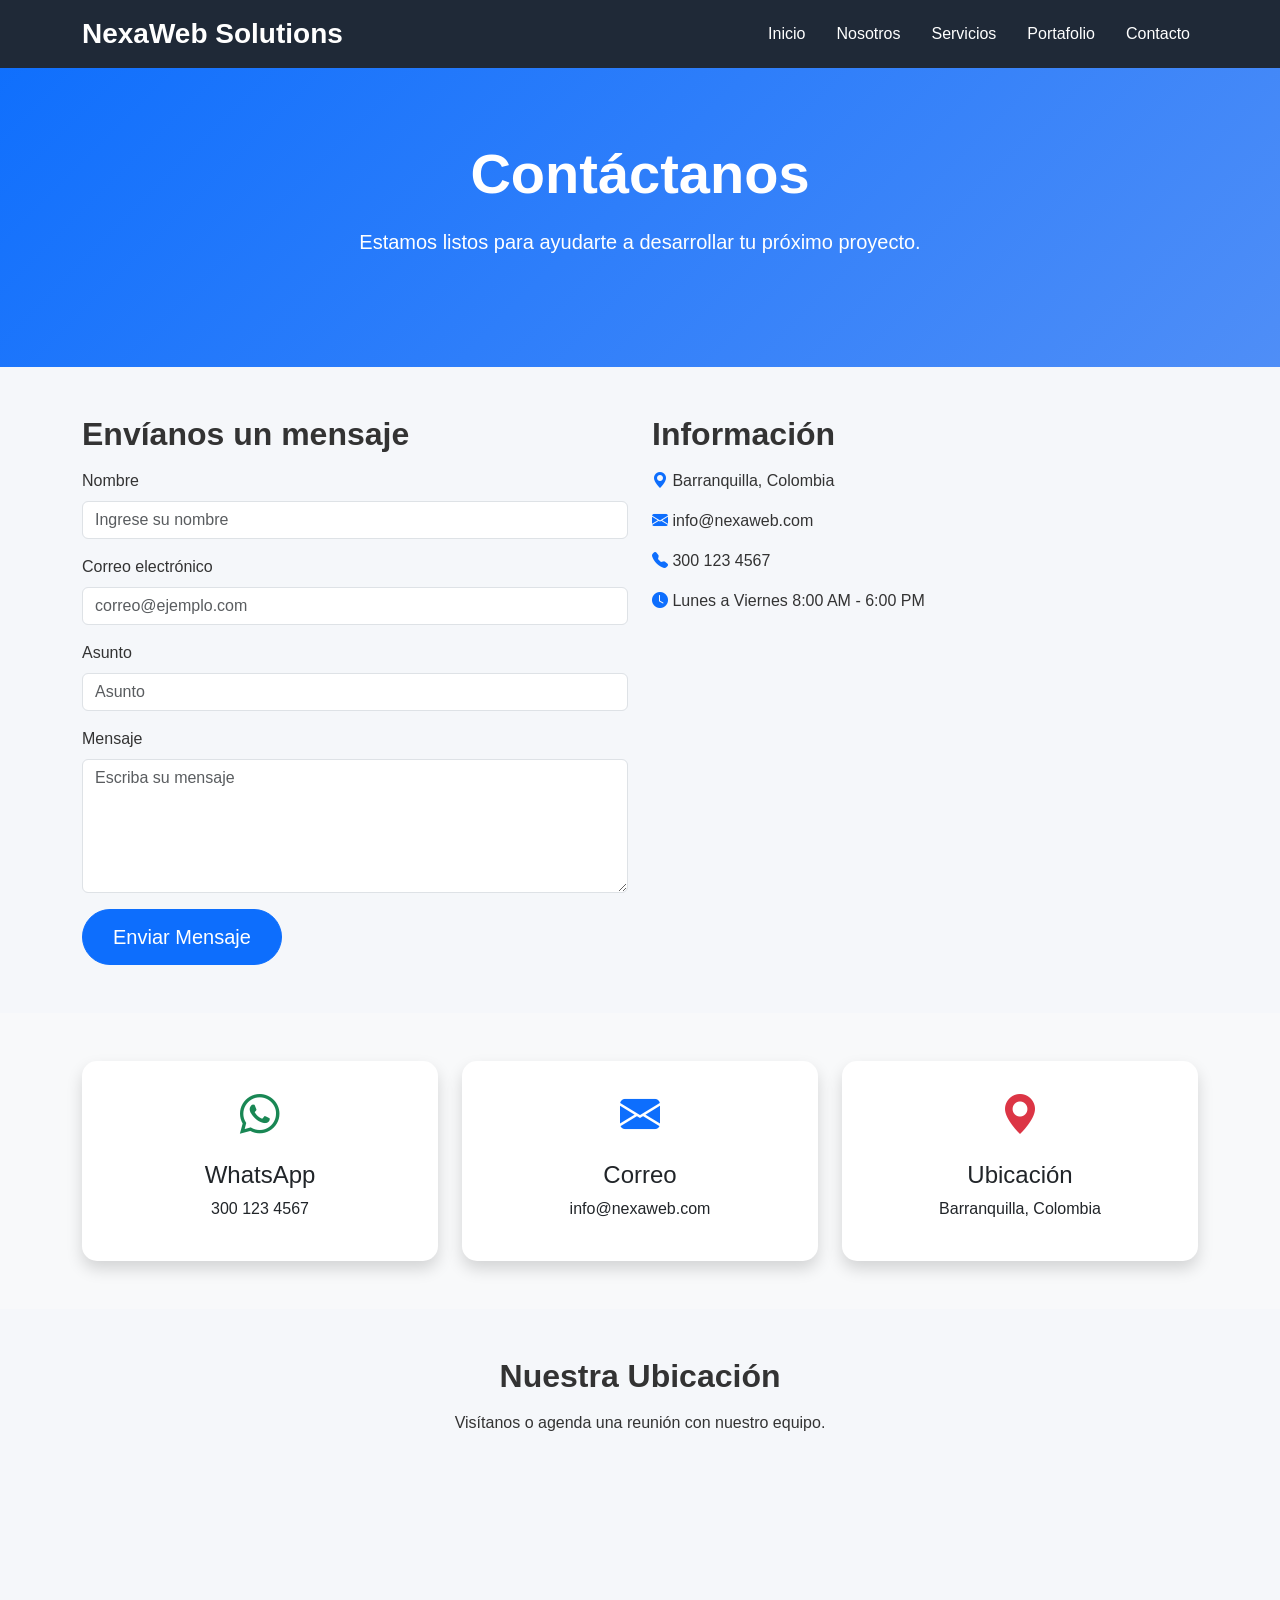
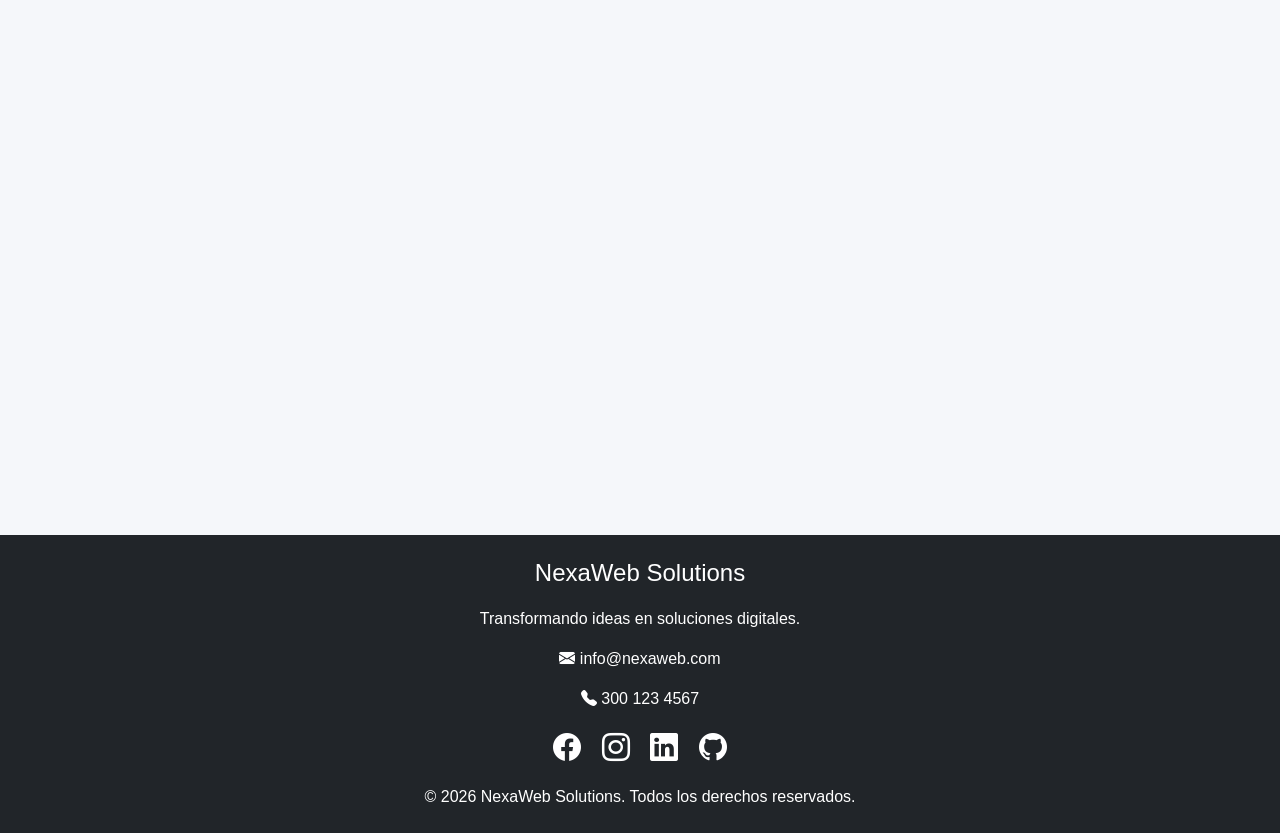
<file: contacto.html>
<!DOCTYPE html>
<html lang="es">

<head>

<meta charset="UTF-8">

<meta name="viewport" content="width=device-width, initial-scale=1.0">

<title>Contacto | NexaWeb Solutions</title>

<link href="https://cdn.jsdelivr.net/npm/bootstrap@5.3.3/dist/css/bootstrap.min.css" rel="stylesheet">

<link rel="stylesheet" href="https://cdn.jsdelivr.net/npm/bootstrap-icons@1.11.3/font/bootstrap-icons.min.css">

<link rel="stylesheet" href="css/estilos.css">

</head>

<body>

<nav class="navbar navbar-expand-lg navbar-dark bg-dark fixed-top">

<div class="container">

<a class="navbar-brand fw-bold" href="index.html">NexaWeb Solutions</a>

<button class="navbar-toggler" type="button" data-bs-toggle="collapse" data-bs-target="#menu">

<span class="navbar-toggler-icon"></span>

</button>

<div class="collapse navbar-collapse" id="menu">

<ul class="navbar-nav ms-auto">

<li class="nav-item">
<a class="nav-link" href="index.html">Inicio</a>
</li>

<li class="nav-item">
<a class="nav-link" href="nosotros.html">Nosotros</a>
</li>

<li class="nav-item">
<a class="nav-link" href="servicios.html">Servicios</a>
</li>

<li class="nav-item">
<a class="nav-link" href="portafolio.html">Portafolio</a>
</li>

<li class="nav-item">
<a class="nav-link active" href="#">Contacto</a>
</li>

</ul>

</div>

</div>

</nav>

<section class="hero">

<div class="container text-center">

<h1 class="display-4 fw-bold">

Contáctanos

</h1>

<p class="lead">

Estamos listos para ayudarte a desarrollar tu próximo proyecto.

</p>

</div>

</section>

<section class="container py-5">

<div class="row">

<div class="col-lg-6">

<h2>Envíanos un mensaje</h2>

<form>

<div class="mb-3">

<label class="form-label">Nombre</label>

<input type="text" class="form-control" placeholder="Ingrese su nombre">

</div>

<div class="mb-3">

<label class="form-label">Correo electrónico</label>

<input type="email" class="form-control" placeholder="correo@ejemplo.com">

</div>

<div class="mb-3">

<label class="form-label">Asunto</label>

<input type="text" class="form-control" placeholder="Asunto">

</div>

<div class="mb-3">

<label class="form-label">Mensaje</label>

<textarea class="form-control" rows="5" placeholder="Escriba su mensaje"></textarea>

</div>

<button class="btn btn-primary btn-lg">

Enviar Mensaje

</button>

</form>

</div>

<div class="col-lg-6">

<h2>Información</h2>

<p>

<i class="bi bi-geo-alt-fill text-primary"></i>

Barranquilla, Colombia

</p>

<p>

<i class="bi bi-envelope-fill text-primary"></i>

info@nexaweb.com

</p>

<p>

<i class="bi bi-telephone-fill text-primary"></i>

300 123 4567

</p>

<p>

<i class="bi bi-clock-fill text-primary"></i>

Lunes a Viernes

8:00 AM - 6:00 PM

</p>

</div>

</div>

</section>

<section class="bg-light py-5">

<div class="container">

<div class="row text-center">

<div class="col-md-4">

<div class="card shadow h-100 p-4">

<i class="bi bi-whatsapp text-success fs-1"></i>

<h4 class="mt-3">WhatsApp</h4>

<p>300 123 4567</p>

</div>

</div>

<div class="col-md-4">

<div class="card shadow h-100 p-4">

<i class="bi bi-envelope-fill text-primary fs-1"></i>

<h4 class="mt-3">Correo</h4>

<p>info@nexaweb.com</p>

</div>

</div>

<div class="col-md-4">

<div class="card shadow h-100 p-4">

<i class="bi bi-geo-alt-fill text-danger fs-1"></i>

<h4 class="mt-3">Ubicación</h4>

<p>Barranquilla, Colombia</p>

</div>

</div>

</div>

</div>

</section>

<section class="container py-5">

<div class="text-center mb-4">

<h2>Nuestra Ubicación</h2>

<p>Visítanos o agenda una reunión con nuestro equipo.</p>

</div>

<div class="ratio ratio-16x9">

<iframe src="https://www.google.com/maps?q=Barranquilla,+Colombia&output=embed"
style="border:0;"
allowfullscreen=""
loading="lazy">
</iframe>

</div>

</section>

<footer class="bg-dark text-white text-center py-4">

<div class="container">

<h4>NexaWeb Solutions</h4>

<p>Transformando ideas en soluciones digitales.</p>

<p>

<i class="bi bi-envelope-fill"></i>

info@nexaweb.com

</p>

<p>

<i class="bi bi-telephone-fill"></i>

300 123 4567

</p>

<div class="mb-3">

<i class="bi bi-facebook fs-3 me-3"></i>

<i class="bi bi-instagram fs-3 me-3"></i>

<i class="bi bi-linkedin fs-3 me-3"></i>

<i class="bi bi-github fs-3"></i>

</div>

<p class="mb-0">

© 2026 NexaWeb Solutions. Todos los derechos reservados.

</p>

</div>

</footer>

<script src="https://cdn.jsdelivr.net/npm/bootstrap@5.3.3/dist/js/bootstrap.bundle.min.js"></script>

<script src="js/script.js"></script>

</body>

</html>
</file>
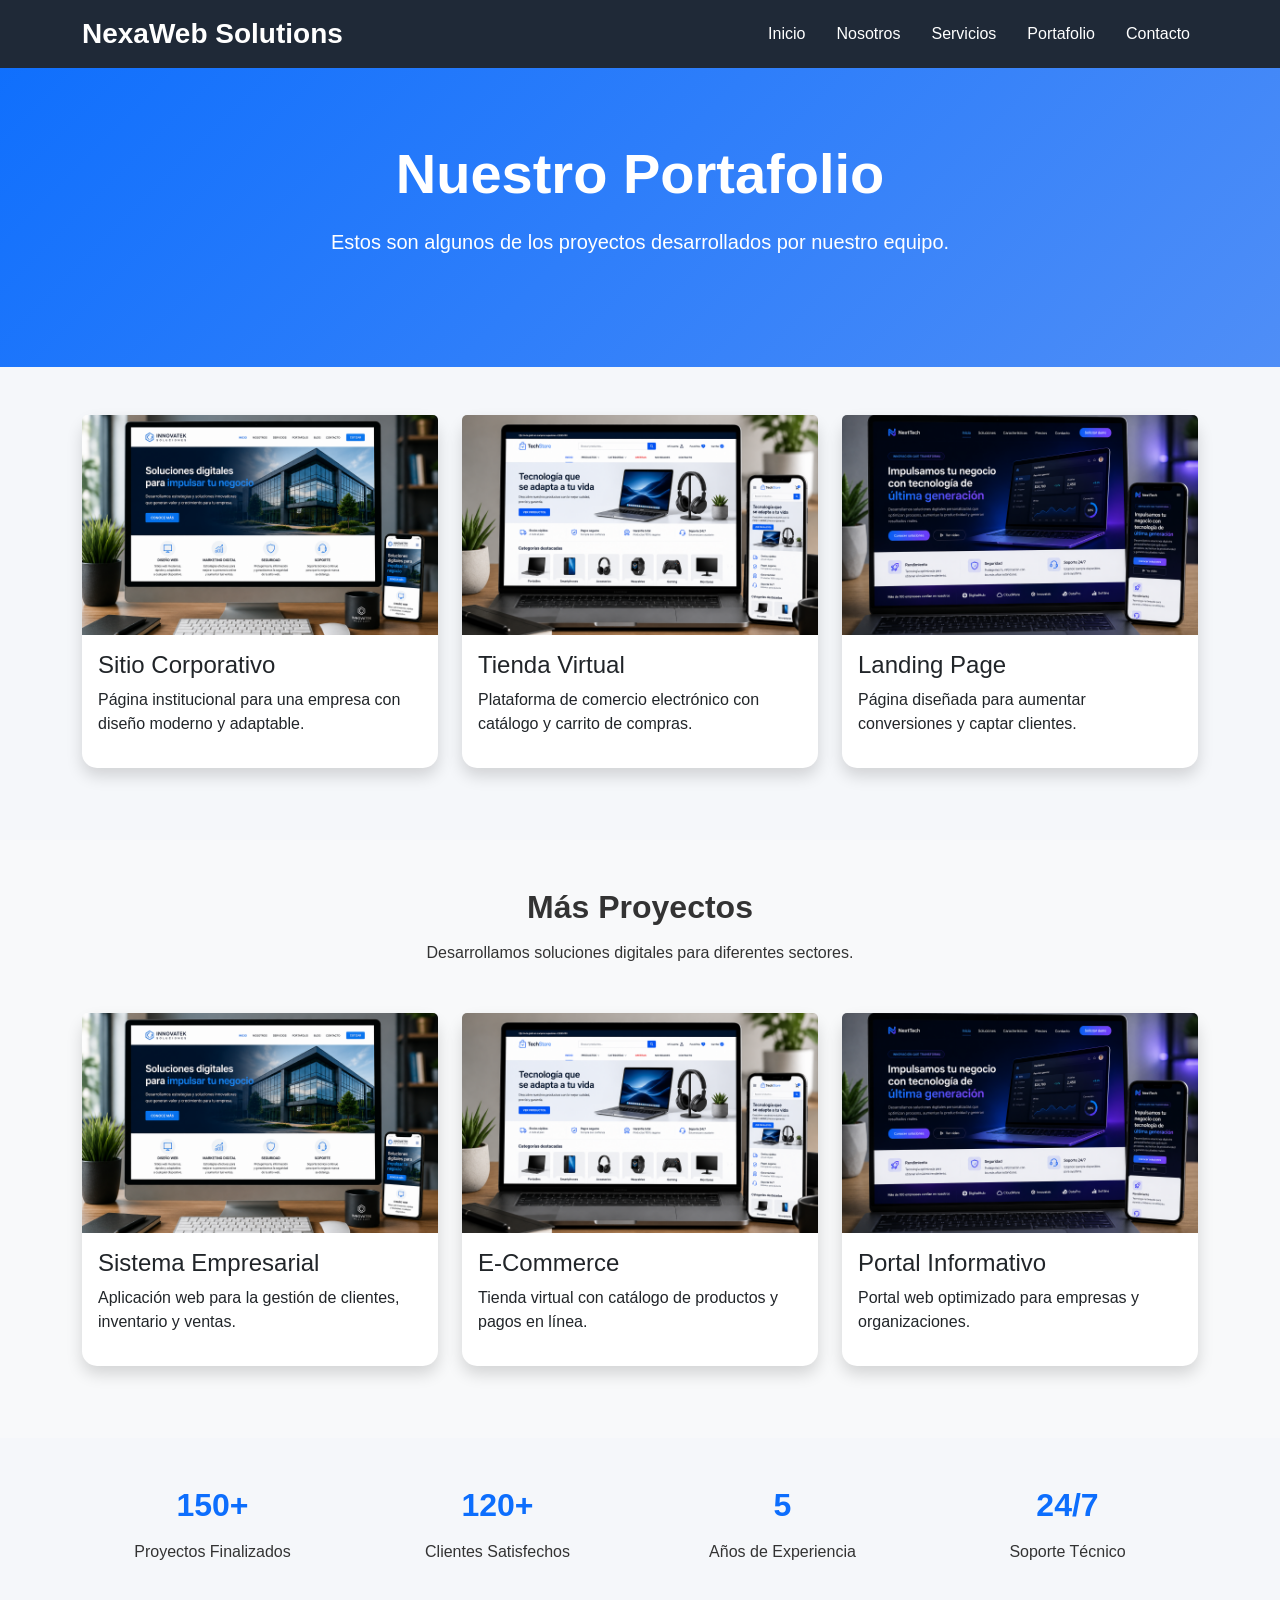
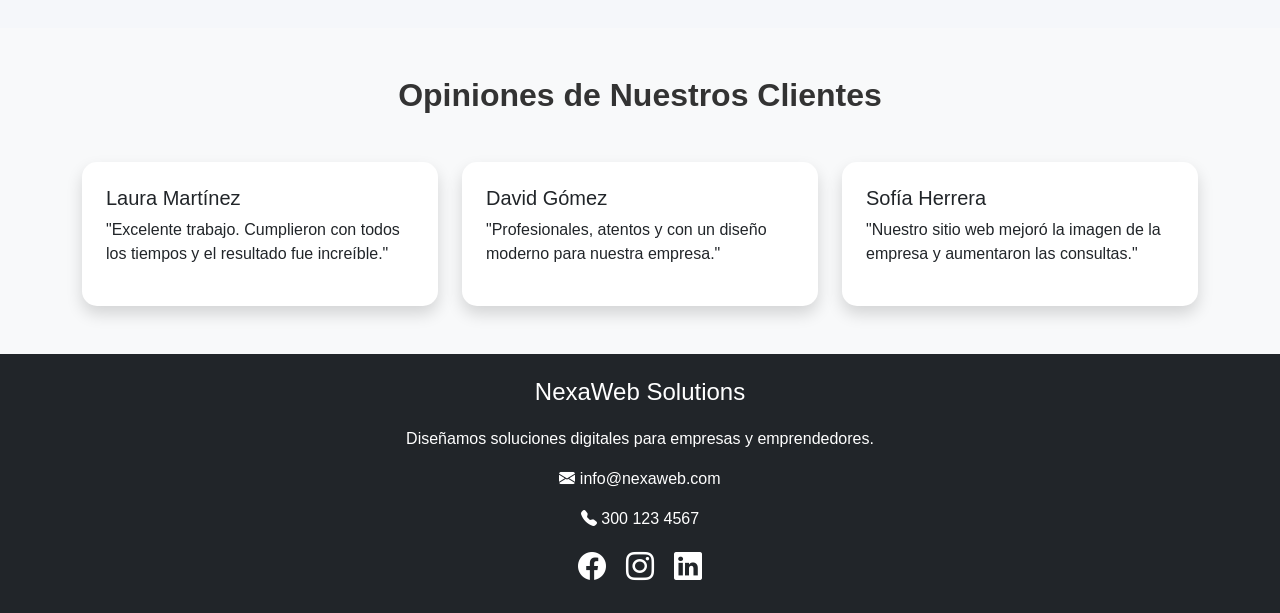
<file: portafolio.html>
<!DOCTYPE html>
<html lang="es">

<head>

<meta charset="UTF-8">

<meta name="viewport" content="width=device-width, initial-scale=1.0">

<title>Portafolio | NexaWeb Solutions</title>

<link href="https://cdn.jsdelivr.net/npm/bootstrap@5.3.3/dist/css/bootstrap.min.css" rel="stylesheet">

<link rel="stylesheet" href="https://cdn.jsdelivr.net/npm/bootstrap-icons@1.11.3/font/bootstrap-icons.min.css">

<link rel="stylesheet" href="css/estilos.css">

</head>

<body>

<nav class="navbar navbar-expand-lg navbar-dark bg-dark fixed-top">

<div class="container">

<a class="navbar-brand fw-bold" href="index.html">NexaWeb Solutions</a>

<button class="navbar-toggler" type="button" data-bs-toggle="collapse" data-bs-target="#menu">

<span class="navbar-toggler-icon"></span>

</button>

<div class="collapse navbar-collapse" id="menu">

<ul class="navbar-nav ms-auto">

<li class="nav-item">
<a class="nav-link" href="index.html">Inicio</a>
</li>

<li class="nav-item">
<a class="nav-link" href="nosotros.html">Nosotros</a>
</li>

<li class="nav-item">
<a class="nav-link" href="servicios.html">Servicios</a>
</li>

<li class="nav-item">
<a class="nav-link active" href="#">Portafolio</a>
</li>

<li class="nav-item">
<a class="nav-link" href="contacto.html">Contacto</a>
</li>

</ul>

</div>

</div>

</nav>

<section class="hero">

<div class="container text-center">

<h1 class="display-4 fw-bold">

Nuestro Portafolio

</h1>

<p class="lead">

Estos son algunos de los proyectos desarrollados por nuestro equipo.

</p>

</div>

</section>

<section class="container py-5">

<div class="row">

<div class="col-lg-4 col-md-6 mb-4">

<div class="card shadow h-100">

<img src="img/proyecto1.jpg" class="card-img-top" alt="Proyecto 1">

<div class="card-body">

<h4>Sitio Corporativo</h4>

<p>

Página institucional para una empresa con diseño moderno y adaptable.

</p>

</div>

</div>

</div>

<div class="col-lg-4 col-md-6 mb-4">

<div class="card shadow h-100">

<img src="img/proyecto2.jpg" class="card-img-top" alt="Proyecto 2">

<div class="card-body">

<h4>Tienda Virtual</h4>

<p>

Plataforma de comercio electrónico con catálogo y carrito de compras.

</p>

</div>

</div>

</div>

<div class="col-lg-4 col-md-6 mb-4">

<div class="card shadow h-100">

<img src="img/proyecto3.jpg" class="card-img-top" alt="Proyecto 3">

<div class="card-body">

<h4>Landing Page</h4>

<p>

Página diseñada para aumentar conversiones y captar clientes.

</p>

</div>

</div>

</div>

</div>

</section>

<section class="bg-light py-5">

<div class="container">

<div class="text-center mb-5">

<h2>Más Proyectos</h2>

<p>Desarrollamos soluciones digitales para diferentes sectores.</p>

</div>

<div class="row">

<div class="col-lg-4 col-md-6 mb-4">

<div class="card shadow h-100">

<img src="img/proyecto1.jpg" class="card-img-top" alt="Sistema Web">

<div class="card-body">

<h4>Sistema Empresarial</h4>

<p>

Aplicación web para la gestión de clientes, inventario y ventas.

</p>

</div>

</div>

</div>

<div class="col-lg-4 col-md-6 mb-4">

<div class="card shadow h-100">

<img src="img/proyecto2.jpg" class="card-img-top" alt="Ecommerce">

<div class="card-body">

<h4>E-Commerce</h4>

<p>

Tienda virtual con catálogo de productos y pagos en línea.

</p>

</div>

</div>

</div>

<div class="col-lg-4 col-md-6 mb-4">

<div class="card shadow h-100">

<img src="img/proyecto3.jpg" class="card-img-top" alt="Landing">

<div class="card-body">

<h4>Portal Informativo</h4>

<p>

Portal web optimizado para empresas y organizaciones.

</p>

</div>

</div>

</div>

</div>

</div>

</section>

<section class="container py-5">

<div class="row text-center">

<div class="col-md-3">

<h2 class="text-primary">150+</h2>

<p>Proyectos Finalizados</p>

</div>

<div class="col-md-3">

<h2 class="text-primary">120+</h2>

<p>Clientes Satisfechos</p>

</div>

<div class="col-md-3">

<h2 class="text-primary">5</h2>

<p>Años de Experiencia</p>

</div>

<div class="col-md-3">

<h2 class="text-primary">24/7</h2>

<p>Soporte Técnico</p>

</div>

</div>

</section>

<section class="bg-light py-5">

<div class="container">

<div class="text-center mb-5">

<h2>Opiniones de Nuestros Clientes</h2>

</div>

<div class="row">

<div class="col-md-4">

<div class="card shadow p-4">

<h5>Laura Martínez</h5>

<p>

"Excelente trabajo. Cumplieron con todos los tiempos y el resultado fue increíble."

</p>

</div>

</div>

<div class="col-md-4">

<div class="card shadow p-4">

<h5>David Gómez</h5>

<p>

"Profesionales, atentos y con un diseño moderno para nuestra empresa."

</p>

</div>

</div>

<div class="col-md-4">

<div class="card shadow p-4">

<h5>Sofía Herrera</h5>

<p>

"Nuestro sitio web mejoró la imagen de la empresa y aumentaron las consultas."

</p>

</div>

</div>

</div>

</div>

</section>

<footer class="bg-dark text-white text-center py-4">

<div class="container">

<h4>NexaWeb Solutions</h4>

<p>Diseñamos soluciones digitales para empresas y emprendedores.</p>

<p><i class="bi bi-envelope-fill"></i> info@nexaweb.com</p>

<p><i class="bi bi-telephone-fill"></i> 300 123 4567</p>

<div>

<i class="bi bi-facebook fs-3 me-3"></i>

<i class="bi bi-instagram fs-3 me-3"></i>

<i class="bi bi-linkedin fs-3"></i>

</div>

</div>

</footer>

<script src="https://cdn.jsdelivr.net/npm/bootstrap@5.3.3/dist/js/bootstrap.bundle.min.js"></script>

<script src="js/script.js"></script>

</body>

</html>
</file>
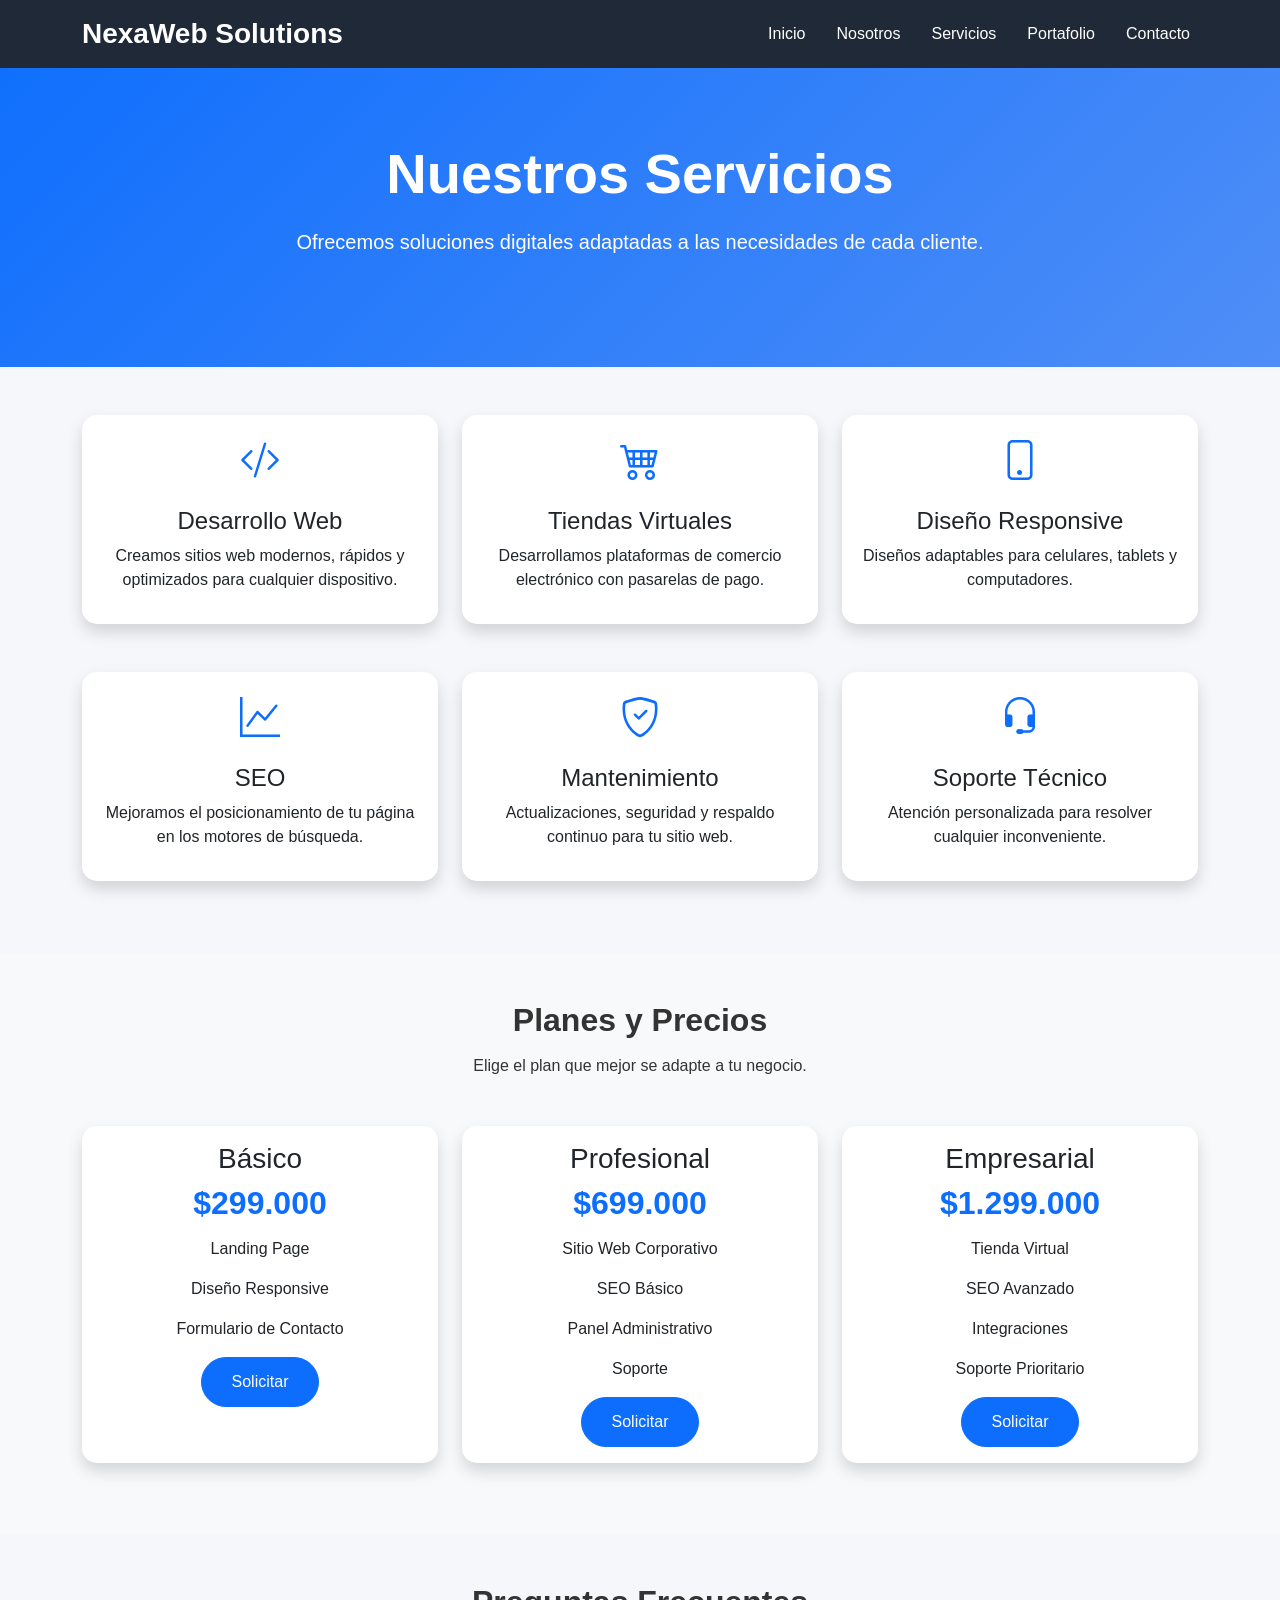
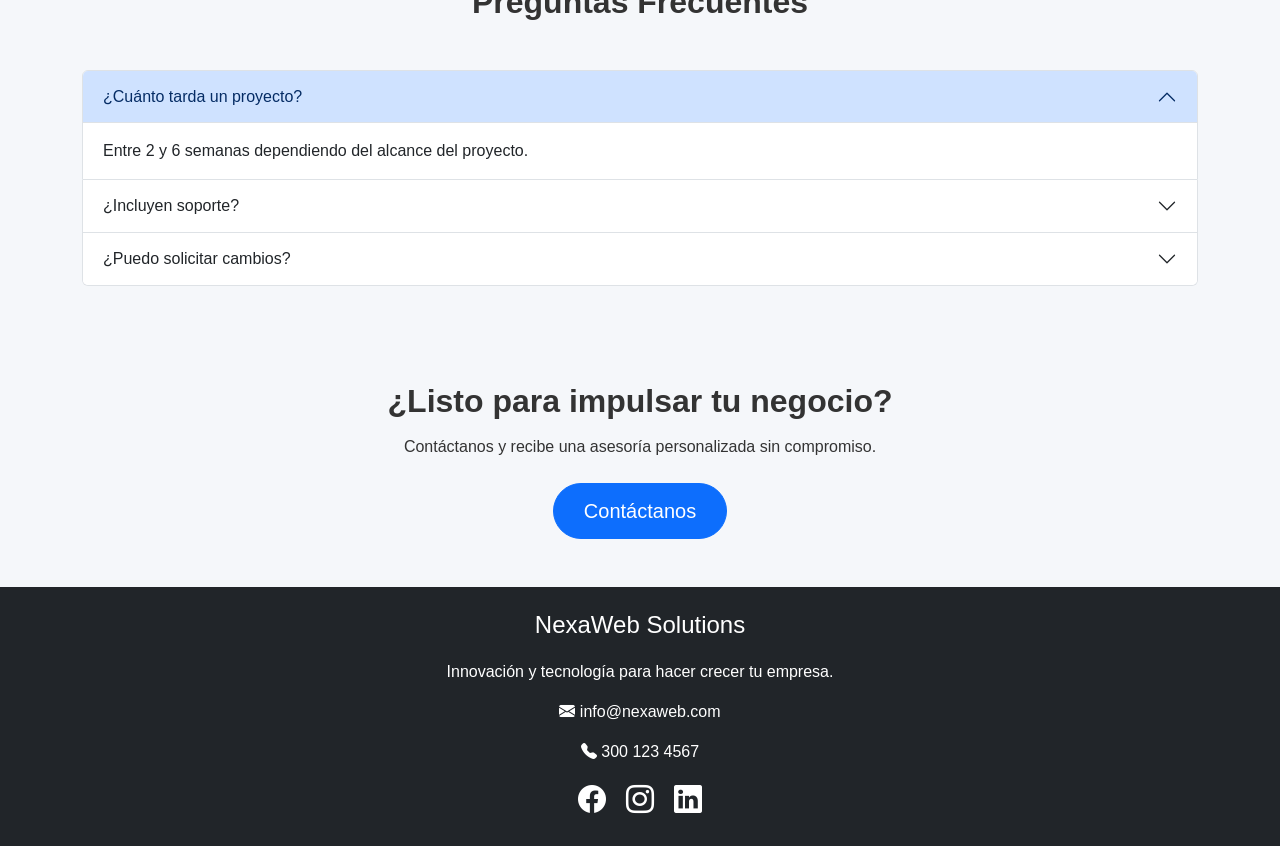
<file: servicios.html>
<!DOCTYPE html>
<html lang="es">

<head>

<meta charset="UTF-8">

<meta name="viewport" content="width=device-width, initial-scale=1.0">

<title>Servicios | NexaWeb Solutions</title>

<link href="https://cdn.jsdelivr.net/npm/bootstrap@5.3.3/dist/css/bootstrap.min.css" rel="stylesheet">

<link rel="stylesheet" href="https://cdn.jsdelivr.net/npm/bootstrap-icons@1.11.3/font/bootstrap-icons.min.css">

<link rel="stylesheet" href="css/estilos.css">

</head>

<body>

<nav class="navbar navbar-expand-lg navbar-dark bg-dark fixed-top">

<div class="container">

<a class="navbar-brand fw-bold" href="index.html">NexaWeb Solutions</a>

<button class="navbar-toggler" type="button" data-bs-toggle="collapse" data-bs-target="#menu">

<span class="navbar-toggler-icon"></span>

</button>

<div class="collapse navbar-collapse" id="menu">

<ul class="navbar-nav ms-auto">

<li class="nav-item">
<a class="nav-link" href="index.html">Inicio</a>
</li>

<li class="nav-item">
<a class="nav-link" href="nosotros.html">Nosotros</a>
</li>

<li class="nav-item">
<a class="nav-link active" href="#">Servicios</a>
</li>

<li class="nav-item">
<a class="nav-link" href="portafolio.html">Portafolio</a>
</li>

<li class="nav-item">
<a class="nav-link" href="contacto.html">Contacto</a>
</li>

</ul>

</div>

</div>

</nav>

<section class="hero">

<div class="container text-center">

<h1 class="display-4 fw-bold">

Nuestros Servicios

</h1>

<p class="lead">

Ofrecemos soluciones digitales adaptadas a las necesidades de cada cliente.

</p>

</div>

</section>

<section class="container py-5">

<div class="row">

<div class="col-md-4 mb-4">

<div class="card shadow h-100">

<div class="card-body text-center">

<i class="bi bi-code-slash fs-1 text-primary"></i>

<h4 class="mt-3">Desarrollo Web</h4>

<p>

Creamos sitios web modernos, rápidos y optimizados para cualquier dispositivo.

</p>

</div>

</div>

</div>

<div class="col-md-4 mb-4">

<div class="card shadow h-100">

<div class="card-body text-center">

<i class="bi bi-cart4 fs-1 text-primary"></i>

<h4 class="mt-3">Tiendas Virtuales</h4>

<p>

Desarrollamos plataformas de comercio electrónico con pasarelas de pago.

</p>

</div>

</div>

</div>

<div class="col-md-4 mb-4">

<div class="card shadow h-100">

<div class="card-body text-center">

<i class="bi bi-phone fs-1 text-primary"></i>

<h4 class="mt-3">Diseño Responsive</h4>

<p>

Diseños adaptables para celulares, tablets y computadores.

</p>

</div>

</div>

</div>

</div>

<div class="row mt-4">

<div class="col-md-4 mb-4">

<div class="card shadow h-100">

<div class="card-body text-center">

<i class="bi bi-graph-up fs-1 text-primary"></i>

<h4 class="mt-3">SEO</h4>

<p>

Mejoramos el posicionamiento de tu página en los motores de búsqueda.

</p>

</div>

</div>

</div>

<div class="col-md-4 mb-4">

<div class="card shadow h-100">

<div class="card-body text-center">

<i class="bi bi-shield-check fs-1 text-primary"></i>

<h4 class="mt-3">Mantenimiento</h4>

<p>

Actualizaciones, seguridad y respaldo continuo para tu sitio web.

</p>

</div>

</div>

</div>

<div class="col-md-4 mb-4">

<div class="card shadow h-100">

<div class="card-body text-center">

<i class="bi bi-headset fs-1 text-primary"></i>

<h4 class="mt-3">Soporte Técnico</h4>

<p>

Atención personalizada para resolver cualquier inconveniente.

</p>

</div>

</div>

</div>

</div>

</section>

<section class="bg-light py-5">

<div class="container">

<div class="text-center mb-5">

<h2>Planes y Precios</h2>

<p>Elige el plan que mejor se adapte a tu negocio.</p>

</div>

<div class="row">

<div class="col-md-4 mb-4">

<div class="card shadow text-center h-100">

<div class="card-body">

<h3>Básico</h3>

<h2 class="text-primary">$299.000</h2>

<p>Landing Page</p>

<p>Diseño Responsive</p>

<p>Formulario de Contacto</p>

<a href="contacto.html" class="btn btn-primary">Solicitar</a>

</div>

</div>

</div>

<div class="col-md-4 mb-4">

<div class="card shadow text-center h-100 border-primary">

<div class="card-body">

<h3>Profesional</h3>

<h2 class="text-primary">$699.000</h2>

<p>Sitio Web Corporativo</p>

<p>SEO Básico</p>

<p>Panel Administrativo</p>

<p>Soporte</p>

<a href="contacto.html" class="btn btn-primary">Solicitar</a>

</div>

</div>

</div>

<div class="col-md-4 mb-4">

<div class="card shadow text-center h-100">

<div class="card-body">

<h3>Empresarial</h3>

<h2 class="text-primary">$1.299.000</h2>

<p>Tienda Virtual</p>

<p>SEO Avanzado</p>

<p>Integraciones</p>

<p>Soporte Prioritario</p>

<a href="contacto.html" class="btn btn-primary">Solicitar</a>

</div>

</div>

</div>

</div>

</div>

</section>

<section class="container py-5">

<div class="text-center mb-5">

<h2>Preguntas Frecuentes</h2>

</div>

<div class="accordion" id="faq">

<div class="accordion-item">

<h2 class="accordion-header">

<button class="accordion-button" type="button" data-bs-toggle="collapse" data-bs-target="#uno">

¿Cuánto tarda un proyecto?

</button>

</h2>

<div id="uno" class="accordion-collapse collapse show" data-bs-parent="#faq">

<div class="accordion-body">

Entre 2 y 6 semanas dependiendo del alcance del proyecto.

</div>

</div>

</div>

<div class="accordion-item">

<h2 class="accordion-header">

<button class="accordion-button collapsed" type="button" data-bs-toggle="collapse" data-bs-target="#dos">

¿Incluyen soporte?

</button>

</h2>

<div id="dos" class="accordion-collapse collapse" data-bs-parent="#faq">

<div class="accordion-body">

Sí. Todos nuestros planes incluyen soporte técnico.

</div>

</div>

</div>

<div class="accordion-item">

<h2 class="accordion-header">

<button class="accordion-button collapsed" type="button" data-bs-toggle="collapse" data-bs-target="#tres">

¿Puedo solicitar cambios?

</button>

</h2>

<div id="tres" class="accordion-collapse collapse" data-bs-parent="#faq">

<div class="accordion-body">

Sí, realizamos ajustes durante el desarrollo del proyecto.

</div>

</div>

</div>

</div>

</section>

<section class="py-5 text-center">

<div class="container">

<h2>¿Listo para impulsar tu negocio?</h2>

<p class="mb-4">

Contáctanos y recibe una asesoría personalizada sin compromiso.

</p>

<a href="contacto.html" class="btn btn-primary btn-lg">

Contáctanos

</a>

</div>

</section>

<footer class="bg-dark text-white text-center py-4">

<div class="container">

<h4>NexaWeb Solutions</h4>

<p>Innovación y tecnología para hacer crecer tu empresa.</p>

<p><i class="bi bi-envelope-fill"></i> info@nexaweb.com</p>

<p><i class="bi bi-telephone-fill"></i> 300 123 4567</p>

<div>

<i class="bi bi-facebook fs-3 me-3"></i>

<i class="bi bi-instagram fs-3 me-3"></i>

<i class="bi bi-linkedin fs-3"></i>

</div>

</div>

</footer>

<script src="https://cdn.jsdelivr.net/npm/bootstrap@5.3.3/dist/js/bootstrap.bundle.min.js"></script>

<script src="js/script.js"></script>

</body>

</html>
</file>
<file: css/estilos.css>
*{
    margin:0;
    padding:0;
    box-sizing:border-box;
    font-family:Arial, Helvetica, sans-serif;
}

html{
    scroll-behavior:smooth;
}

body{
    background:#f5f7fa;
    color:#333;
}

.navbar{
    background:#1f2937 !important;
}

.navbar-brand{
    font-size:28px;
    font-weight:bold;
}

.nav-link{
    color:white !important;
    margin-left:15px;
}

.nav-link:hover{
    color:#0d6efd !important;
}

.hero{
    padding:140px 0 80px;
    background:linear-gradient(135deg,#0d6efd,#4f8ef7);
    color:white;
}

.hero h1{
    font-weight:bold;
    margin-bottom:20px;
}

.hero p{
    margin-bottom:30px;
    font-size:20px;
}

.hero-img{
    width:100%;
    max-width:500px;
}

.btn-primary{
    padding:12px 30px;
    border-radius:30px;
}

.card{
    border:none;
    border-radius:15px;
    transition:.4s;
}

.card:hover{
    transform:translateY(-10px);
}

.card img{
    height:220px;
    object-fit:cover;
}

section{
    padding-top:70px;
    padding-bottom:70px;
}

h2{
    font-weight:bold;
    margin-bottom:15px;
}

footer{
    background:#1f2937;
}

footer h4{
    margin-bottom:20px;
}

footer i{
    cursor:pointer;
    transition:.3s;
}

footer i:hover{
    color:#0d6efd;
}

.whatsapp{
    position:fixed;
    bottom:20px;
    right:20px;
    width:60px;
    height:60px;
    border-radius:50%;
    display:flex;
    justify-content:center;
    align-items:center;
    font-size:28px;
    z-index:1000;
}

@media(max-width:768px){

.hero{
    text-align:center;
    padding-top:120px;
}

.hero-img{
    margin-top:40px;
}

.navbar-brand{
    font-size:22px;
}

}
</file>
